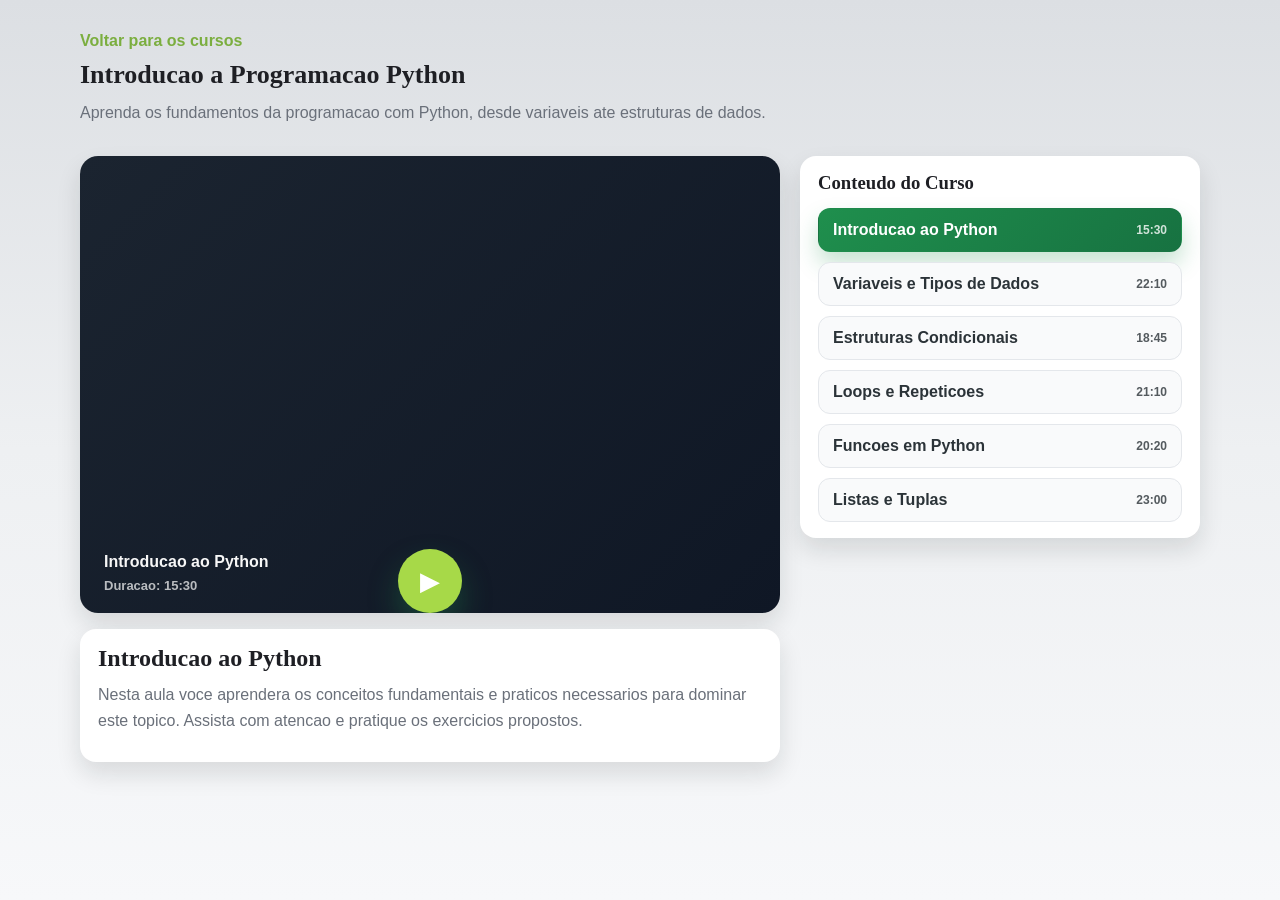
<file: curso.html>
<!DOCTYPE html>
<html lang="pt-br">
<head>
    <meta charset="UTF-8">
    <meta name="viewport" content="width=device-width, initial-scale=1.0">
    <title>IFBA Paulo Afonso | Video do Curso</title>
    <link rel="stylesheet" href="style.css">
</head>
<body>
    <main class="video-page">
        <header class="video-header">
            <div class="container">
             <a class="voltar" href="index.html">Voltar para os cursos</a>
             <h1>Introducao a Programacao Python</h1>
            <p>Aprenda os fundamentos da programacao com Python, desde variaveis ate estruturas de dados.</p>
            </div>
        </header>

        <section class="video-layout">
            <div class="container">
                <div class="video-col">
                    <article class="video-card">
                            <div class="video-placeholder" role="img" aria-label="Area do video">
                            <div class="play-badge" aria-hidden="true">▶</div>
                            <div class="video-meta">
                                <p class="video-title">Introducao ao Python</p>
                                <span class="video-time">Duracao: 15:30</span>
                            </div>
                        </div>
                    </article>

                    <div class="video-desc">
                        <h2>Introducao ao Python</h2>
                        <p>Nesta aula voce aprendera os conceitos fundamentais e praticos necessarios para dominar este topico. Assista com atencao e pratique os exercicios propostos.</p>
                    </div>
                </div>

                <aside class="playlist">
                    <h3>Conteudo do Curso</h3>
                    <ul class="playlist-list">
                         <li class="playlist-item active">
                            <span class="item-title">Introducao ao Python</span>
                            <span class="item-time">15:30</span>
                        </li>
                         <li class="playlist-item">
                            <span class="item-title">Variaveis e Tipos de Dados</span>
                            <span class="item-time">22:10</span>
                        </li>
                         <li class="playlist-item">
                            <span class="item-title">Estruturas Condicionais</span>
                            <span class="item-time">18:45</span>
                        </li>
                         <li class="playlist-item">
                            <span class="item-title">Loops e Repeticoes</span>
                            <span class="item-time">21:10</span>
                        </li>
                         <li class="playlist-item">
                            <span class="item-title">Funcoes em Python</span>
                            <span class="item-time">20:20</span>
                        </li>
                         <li class="playlist-item">
                            <span class="item-title">Listas e Tuplas</span>
                            <span class="item-time">23:00</span>
                        </li>
                    </ul>
                 </aside>
               </div>
        </section>
       </main>
</body>
</html>
</file>
<file: style.css>
/* podem mudar a palheta aqui na root que ja vai em tudo */
:root {
    --bg: #eef0f2;
    --bg-dark: #dcdfe3;
    --text: #1e1f24;
    --muted: #6a707a;
    --accent: #A7d948;
    --accent-dark: #7BAe3f;
    --card: #ffffff;
    --shadow: 0 12px 25px rgba(19, 26, 28, 0.12);
}

* {
    box-sizing: border-box;
}

body {
    margin: 0;
    font-family: "Manrope", "Segoe UI", sans-serif;
    color: var(--text);
    background: linear-gradient(180deg, #dcdfe3 0%, var(--bg) 50%, #f7f8fa 100%);
    min-height: 100vh;
}

h1,
h2,
h3 {
    font-family: "Playfair Display", "Georgia", serif;
    margin: 0 0 10px;
}

p {
    margin: 0 0 12px;
    color: var(--muted);
    line-height: 1.6;
}

.container,
.container_hero {
    width: min(1120px, 92%);
    margin: 0 auto;
}

.hero {
    padding: 40px 0 20px;
    text-align: center;
}

.container_hero {
    padding: 18px 10px 26px;
}

.titulohero {
    text-transform: uppercase;
    letter-spacing: 2px;
    font-size: 12px;
    font-weight: 600;
    color: var(--muted);
    margin-bottom: 6px;
}

.hero h1 {
    font-size: clamp(30px, 3%, 44px);
}

.herosubtitulo {
    max-width: 620px;
    margin: 0 auto 18px;
}

.hero_busca {
    display: flex;
    gap: 10px;
    justify-content: center;
    flex-wrap: wrap;
}

.btn,
.btn2,
.btn_bt {
    display: inline-flex;
    align-items: center;
    justify-content: center;
    padding: 10px 18px;
    border-radius: 999px;
    border: 1px solid transparent;
    text-decoration: none;
    font-weight: 600;
    transition: transform 0.2s ease, box-shadow 0.2s ease;
}

.btn {
    background: var(--accent);
    color: #fff;
    box-shadow: 0 10px 18px rgba(31, 143, 77, 0.25);
}

.btn2 {
    background: #fff;
    color: var(--accent-dark);
    border-color: rgba(31, 143, 77, 0.35);
}

.btn_bt {
    background: #222b2f;
    color: #fff;
}

.btn:hover,
.btn2:hover,
.btn_bt:hover {
    transform: translateY(-2px);
}

.filtros {
    padding: 10px 0 26px;
}

.filtros .container {
    background: #fff;
    border-radius: 16px;
    padding: 18px 20px;
    box-shadow: var(--shadow);
}

.filters__form {
    display: grid;
    grid-template-columns: repeat(auto-fit, minmax(200px, 1fr));
    gap: 14px;
    align-items: end;
}

label {
    font-weight: 600;
    color: #2c3338;
}

select,
input {
    padding: 10px 12px;
    border-radius: 10px;
    border: 1px solid #d4d8dd;
    background: #fff;
    font-size: 15px;
}

.sec_destaques,
.catalogo {
    padding: 24px 0 10px;
}

.titulo_dtq,
.titulo_secao {
    font-size: clamp(20px, 2.6%, 28px);
    margin-bottom: 16px;
}

.cards {
    display: grid;
    grid-template-columns: repeat(auto-fit, minmax(260px, 1fr));
    gap: 18px;
}

.card {
    background: var(--card);
    border-radius: 16px;
    box-shadow: var(--shadow);
    overflow: hidden;
    display: flex;
    flex-direction: column;
}


.dados {
    height: 140px;
    position: relative;
    background-size: cover;
    background-position: center;
    overflow: hidden;
}


.img_card {
    width: 100%;
    height: 100%;
    object-fit: cover;
    display: block;
}

.dados {
    background: #ffffff;
}

.dados {
    background: #ffffff;
}

.card__tag {
    position: absolute;
    top: 10px;
    left: 10px;
    background: rgba(31, 143, 77, 0.92);
    color: #fff;
    font-size: 12px;
    padding: 4px 10px;
    border-radius: 999px;
    font-weight: 600;
}

.card__body {
    padding: 16px 18px 18px;
    display: flex;
    flex-direction: column;
    gap: 6px;
}

.card__body h3 {
    margin-bottom: 4px;
    font-size: 18px;
}

.horas {
    display: flex;
    gap: 16px;
    font-size: 13px;
    color: var(--muted);
    margin-top: 4px;
}

.card__link,
.bt_link {
    text-decoration: none;
    color: var(--accent-dark);
    font-weight: 600;
    margin-top: 6px;
}

.carregar_mais {
    margin-top: 18px;
    text-align: center;
}

.steps {
    padding: 20px 0 40px;
}

.steps .container {
    background: #fff;
    border-radius: 14px;
    padding: 18px 22px;
    box-shadow: var(--shadow);
}

.lista_num {
    padding-left: 20px;
    margin: 0;
    color: var(--muted);
}

.video-page {
    padding-bottom: 40px;
}

.video-header {
    padding: 32px 0 18px;
}

.video-header h1 {
    font-size: clamp(26px, 3%, 40px);
}

.voltar {
    display: inline-flex;
    align-items: center;
    gap: 8px;
    text-decoration: none;
    color: var(--accent-dark);
    font-weight: 600;
    margin-bottom: 10px;
}

.video-layout .container {
    display: grid;
    grid-template-columns: minmax(0, 1.4fr) minmax(0, 0.8fr);
    gap: 20px;
    align-items: start;
}

.video-card {
    background: var(--card);
    border-radius: 18px;
    box-shadow: var(--shadow);
    overflow: hidden;
}

.video-placeholder {
    position: relative;
    padding-top: 56.25%;
    background: linear-gradient(135deg, #1b2430, #0f1725);
    display: flex;
    align-items: center;
    justify-content: center;
    color: #fff;
}

.play-badge {
    width: 64px;
    height: 64px;
    border-radius: 50%;
    background: var(--accent);
    display: grid;
    place-items: center;
    font-size: 26px;
    box-shadow: 0 16px 30px rgba(31, 143, 77, 0.35);
}

.video-meta {
    position: absolute;
    left: 24px;
    bottom: 20px;
    display: flex;
    flex-direction: column;
    gap: 4px;
    font-weight: 600;
}

.video-title {
    color: #f7f7f7;
    margin: 0;
}

.video-time {
    color: rgba(255, 255, 255, 0.7);
    font-size: 13px;
}

.video-desc {
    margin-top: 16px;
    background: #fff;
    border-radius: 16px;
    padding: 16px 18px;
    box-shadow: var(--shadow);
}

.playlist {
    background: #fff;
    border-radius: 16px;
    padding: 16px 18px;
    box-shadow: var(--shadow);
}

.playlist h3 {
    margin-bottom: 14px;
}

.playlist-list {
    list-style: none;
    padding: 0;
    margin: 0;
    display: grid;
    gap: 10px;
}

.playlist-item {
    display: flex;
    justify-content: space-between;
    align-items: center;
    padding: 12px 14px;
    border-radius: 12px;
    border: 1px solid #e4e7eb;
    background: #f9fafb;
    font-weight: 600;
    color: #2b3338;
}

.playlist-item.active {
    background: linear-gradient(135deg, #1f8f4d, #177241);
    border-color: transparent;
    color: #fff;
    box-shadow: 0 12px 22px rgba(31, 143, 77, 0.25);
}

.item-time {
    font-size: 12px;
    font-weight: 600;
    opacity: 0.8;
}


@media (max-width: 720px) {
    .dados {
        height: 120px;
    }

    .hero_busca {
        flex-direction: column;
    }

    .video-layout .container {
        grid-template-columns: 1fr;
    }
}

@media (max-width: 900px) {
    .video-layout .container {
        grid-template-columns: 1fr;
    }
}

@media (max-width: 480px) {
    .dados {
        height: 100px;
    }

    .hero {
        padding: 20px 0 10px;
    }

    .container_hero {
        padding: 10px 8px 18px;
    }

    .hero h1 {
        font-size: clamp(20px, 6%, 34px);
    }

    .herosubtitulo {
        max-width: 100%;
        padding: 0 6px;
    }

    .hero_busca {
        gap: 8px;
    }

    .btn,
    .btn2,
    .btn_bt {
        padding: 8px 12px;
        font-size: 14px;
    }

    .card__body {
        padding: 12px;
    }

    .cards {
        gap: 12px;
    }

    .filters__form {
        grid-template-columns: 1fr;
    }

    .playlist-item {
        padding: 10px;
        font-size: 14px;
    }

    .container,
    .container_hero {
        width: calc(100% - 32px);
    }
}

/* deixa as imagens mais limpas */
img {
    max-width: 100%;
    height: auto;
    display: block;
}
</file>
